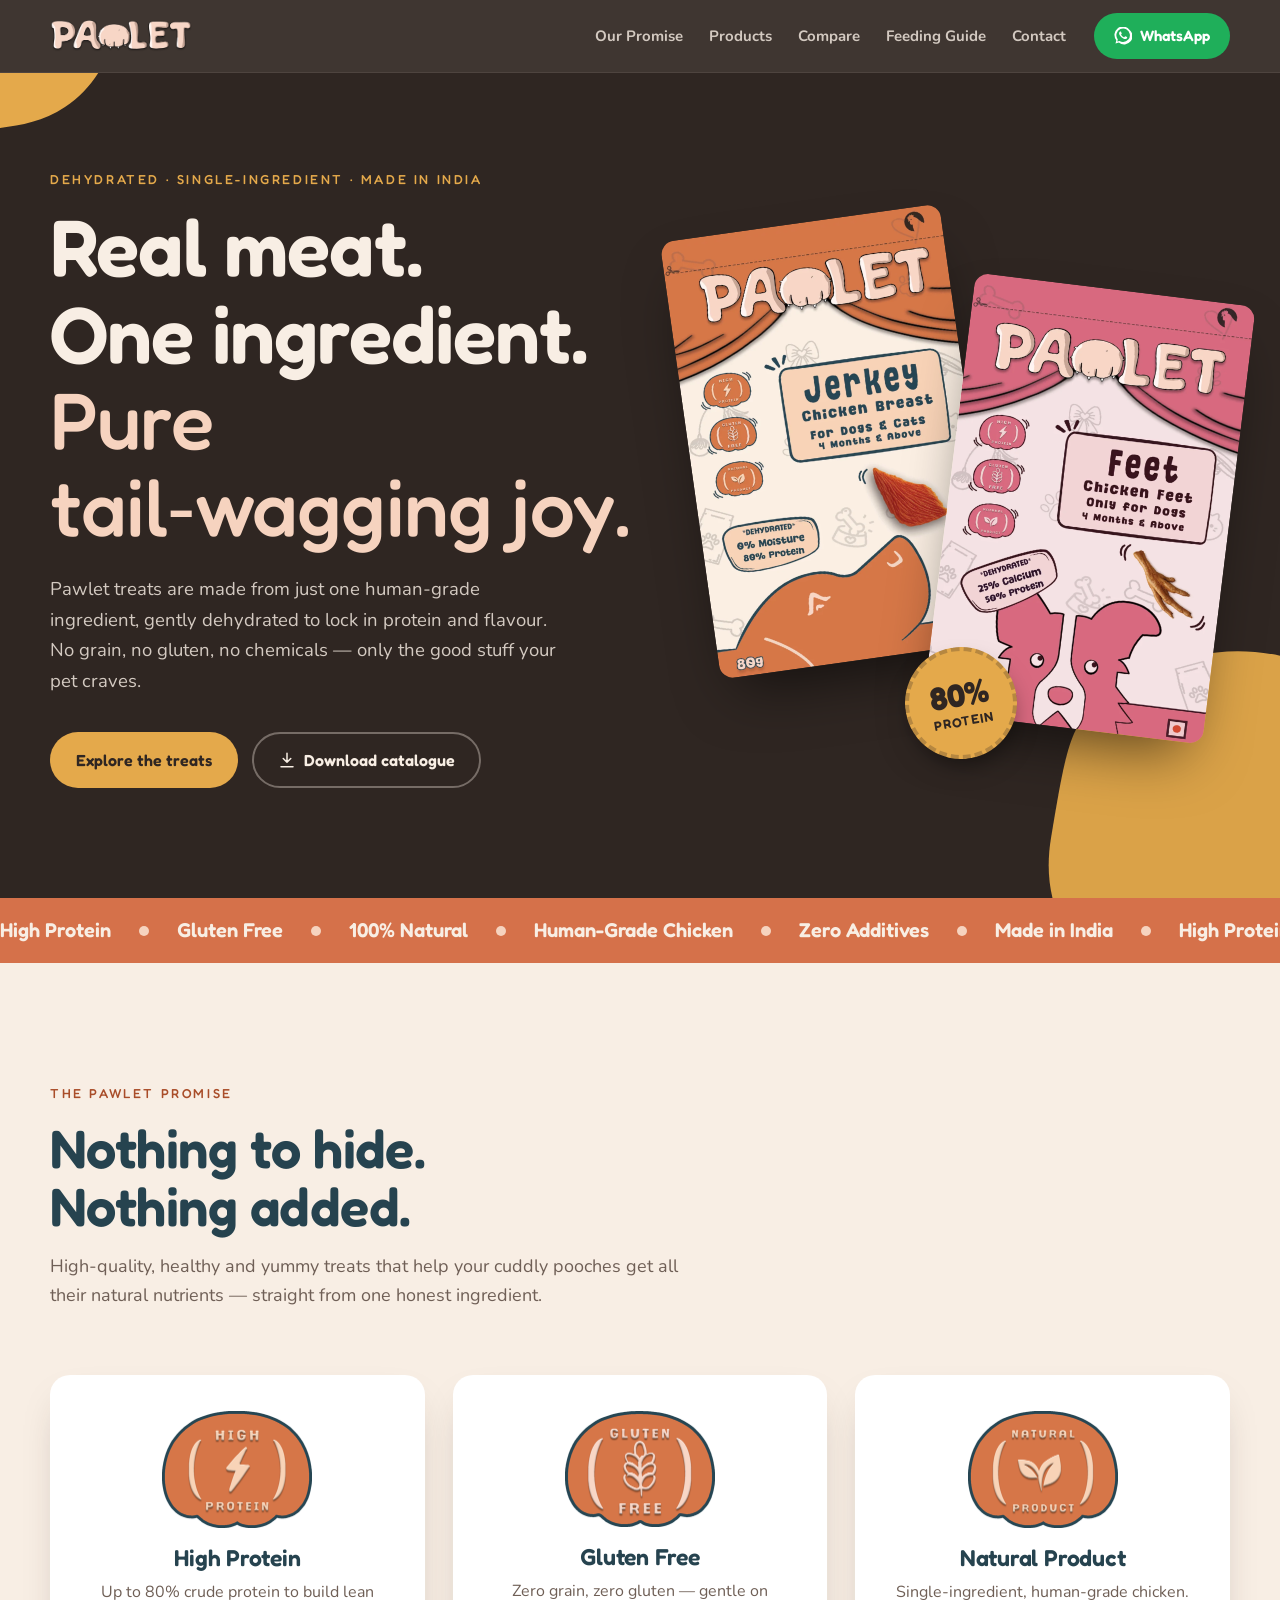
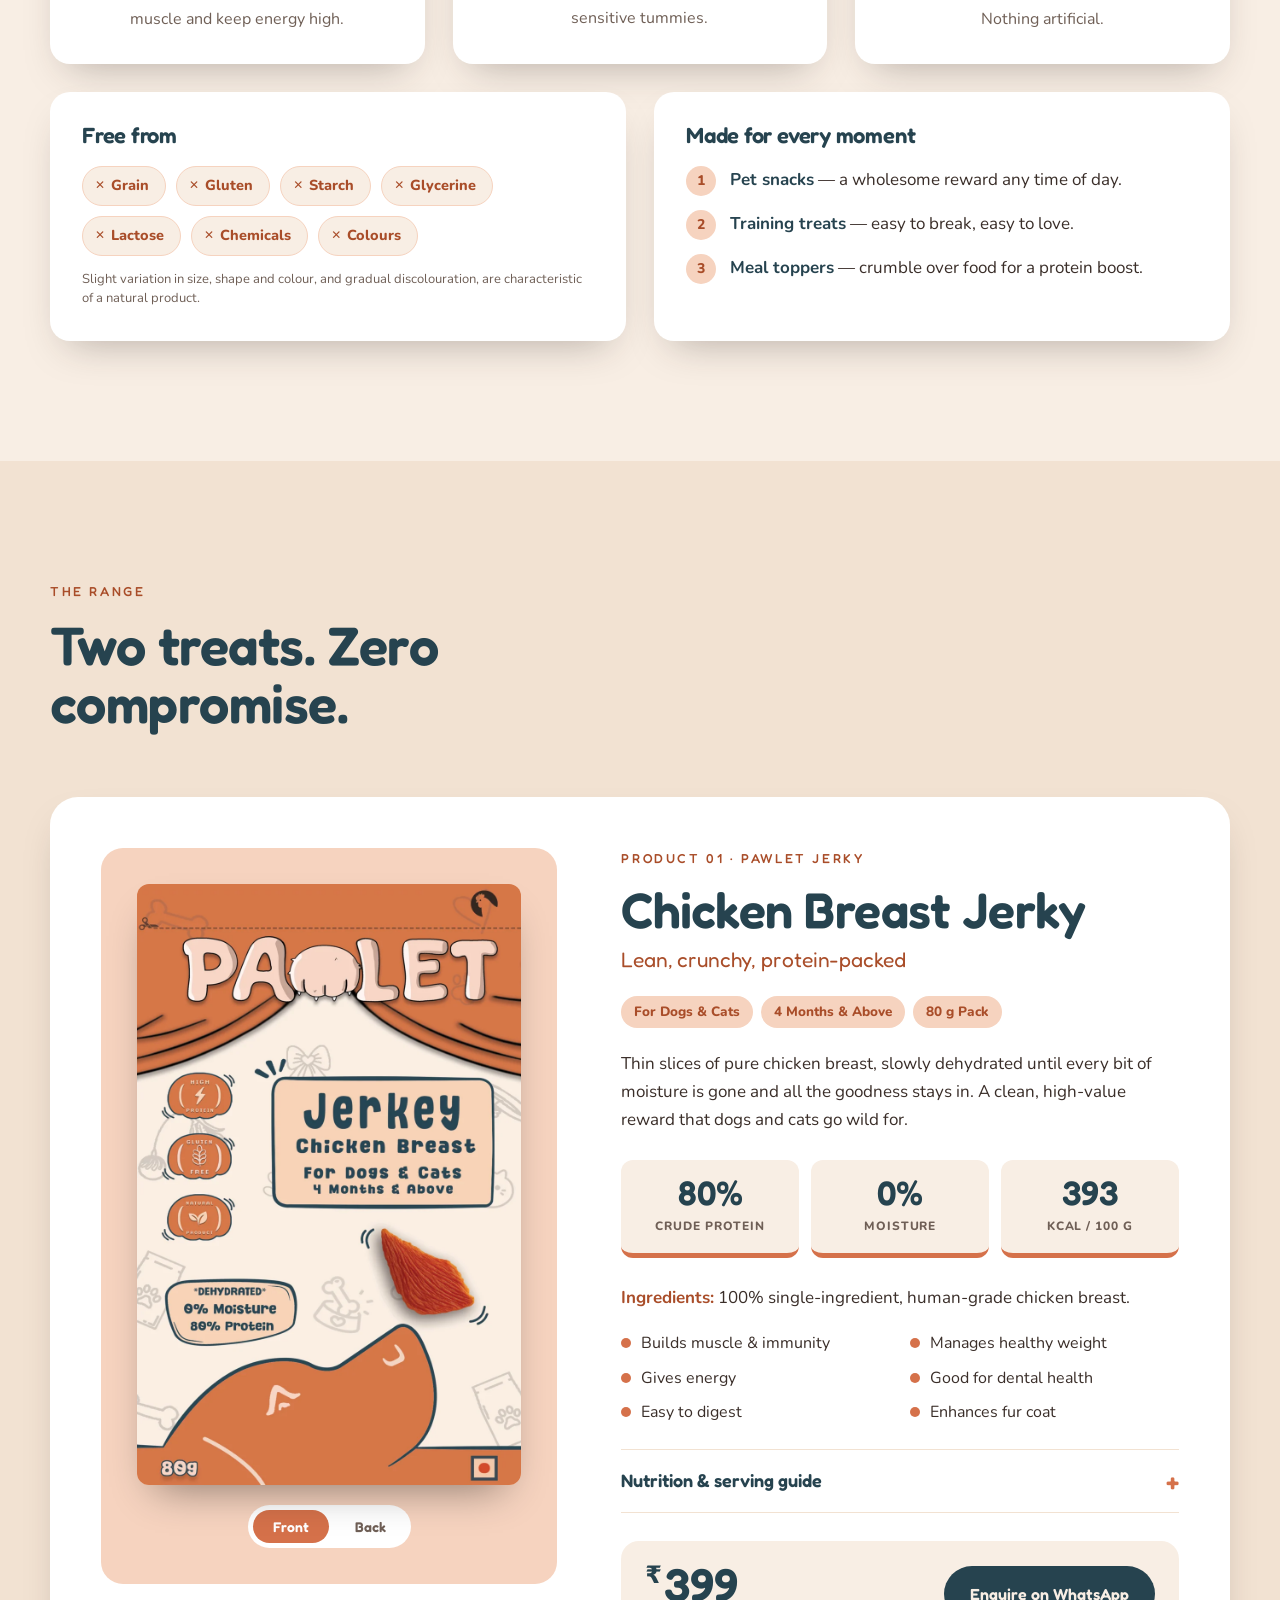
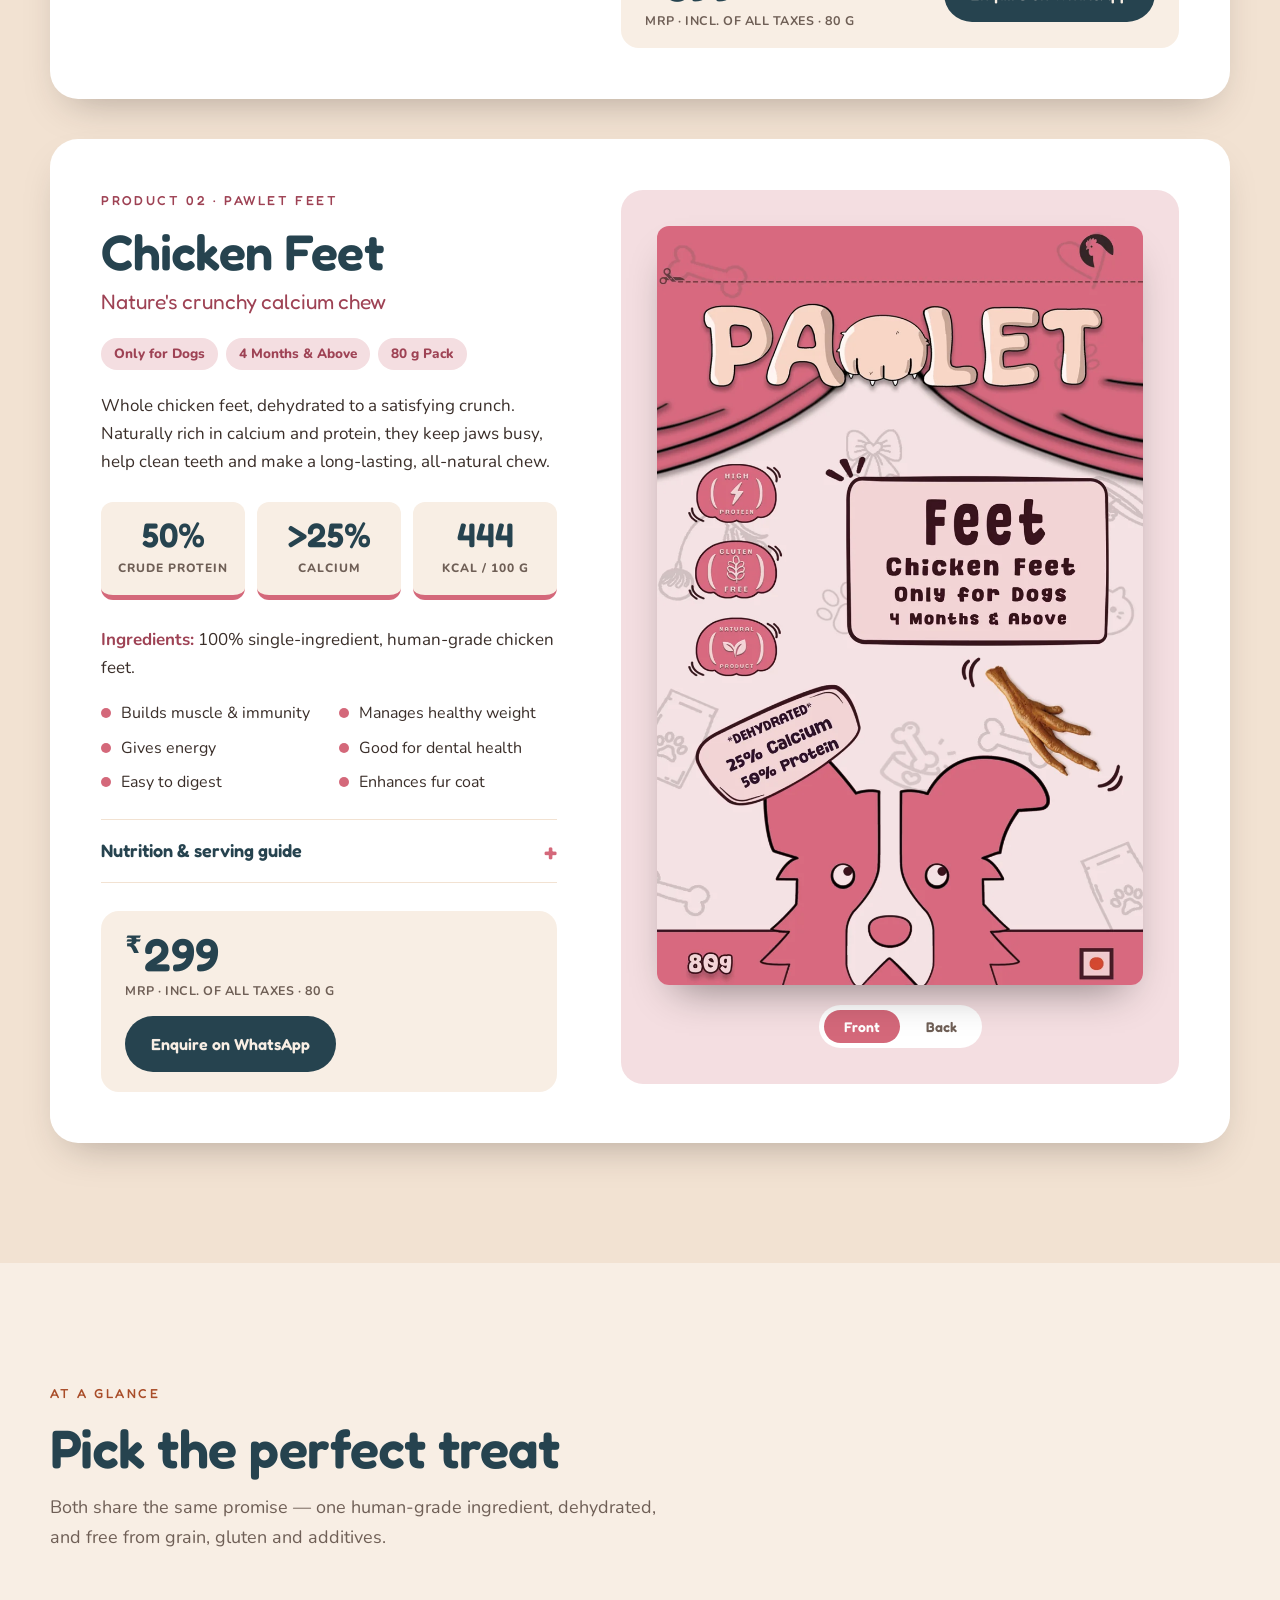
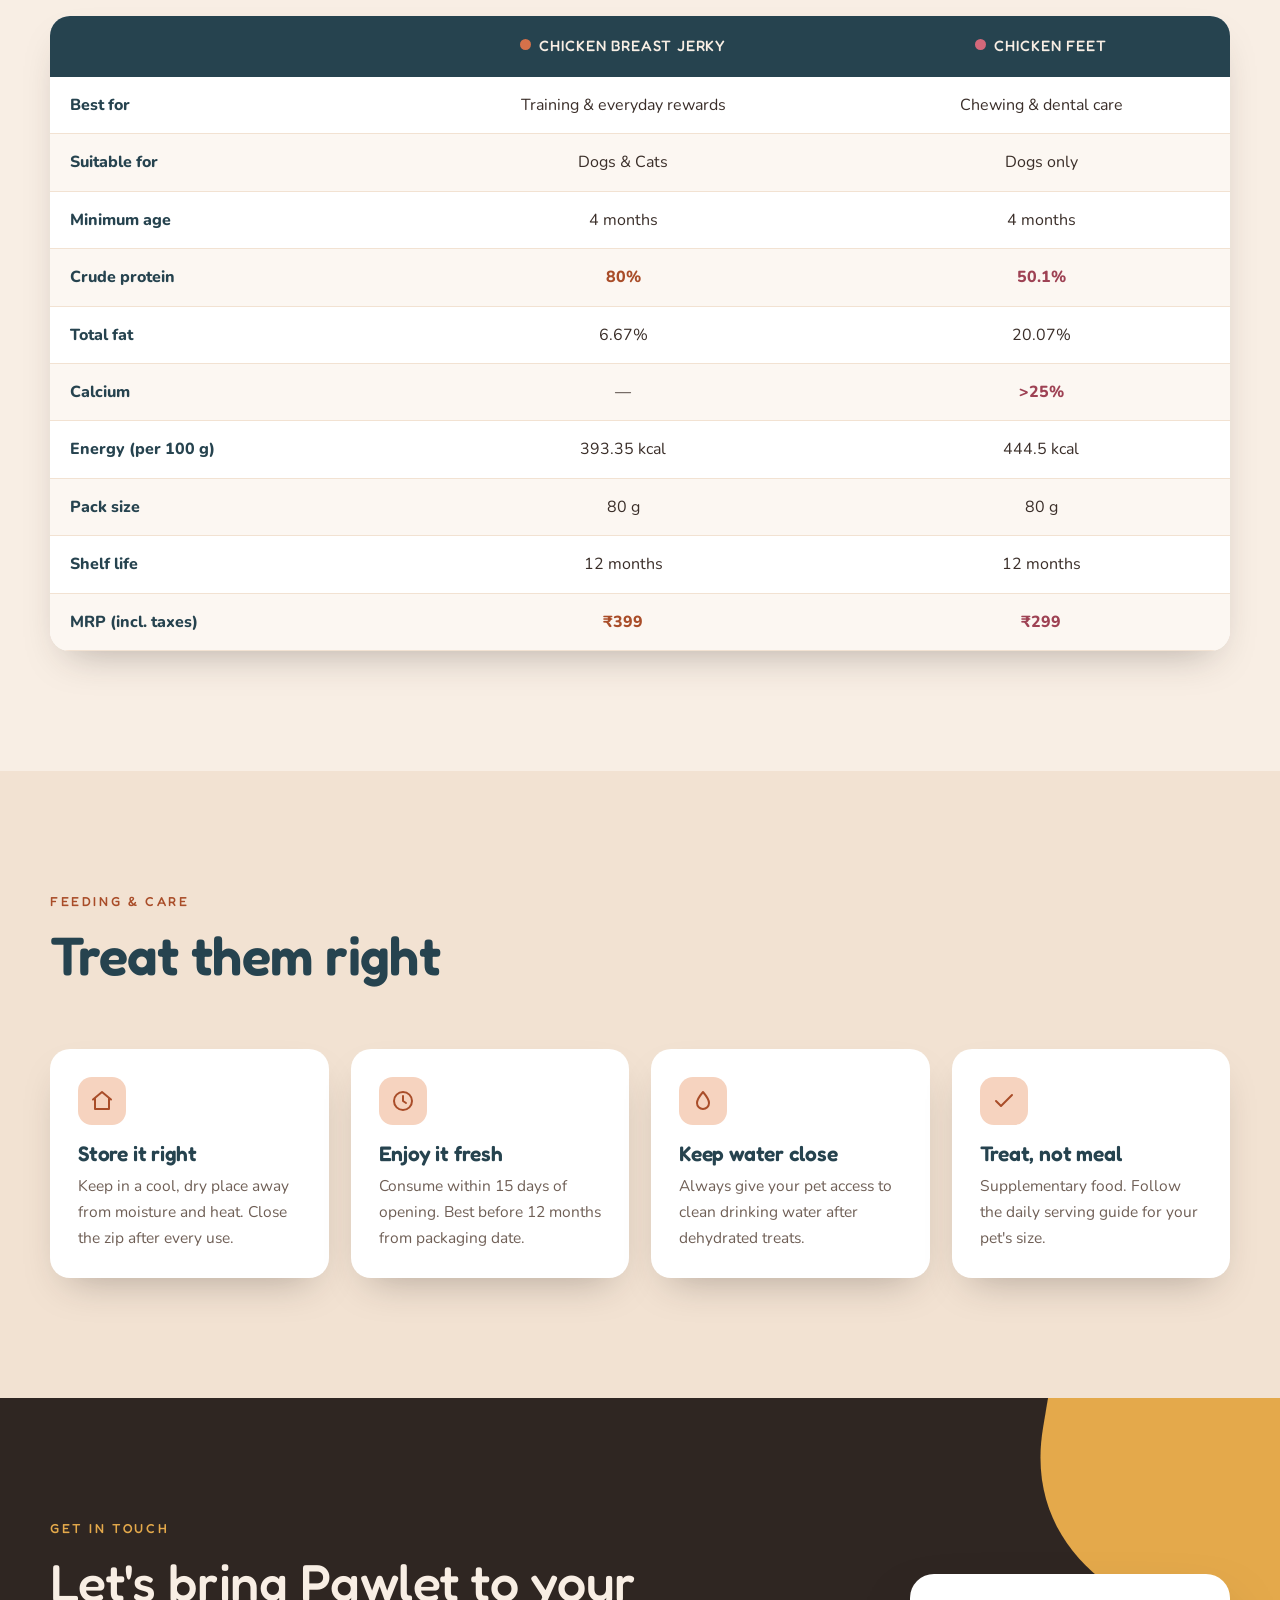
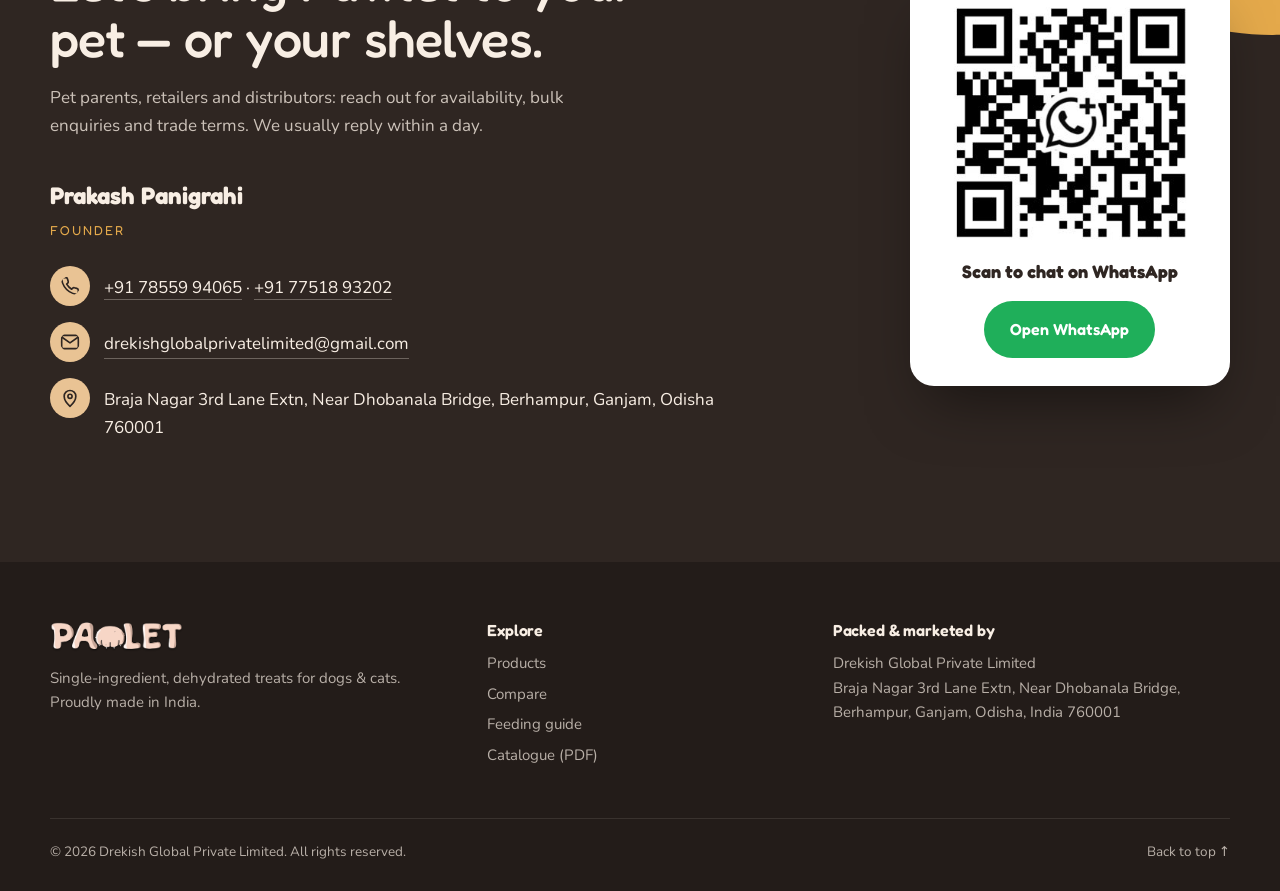
<file: index.html>
<!doctype html>
<html lang="en-IN">
<head>
  <meta charset="utf-8">
  <meta name="viewport" content="width=device-width, initial-scale=1">
  <title>Pawlet | Single-Ingredient Dehydrated Treats for Dogs &amp; Cats</title>
  <meta name="description" content="Pawlet makes 100% single-ingredient, human-grade dehydrated chicken treats for dogs and cats. High protein, gluten free, natural. Chicken Breast Jerky and Chicken Feet, made in India.">
  <link rel="canonical" href="https://www.pawlet.in/">
  <meta name="theme-color" content="#2F2622">

  <meta property="og:type" content="website">
  <meta property="og:site_name" content="Pawlet">
  <meta property="og:title" content="Pawlet | Real meat. One ingredient.">
  <meta property="og:description" content="Single-ingredient, dehydrated chicken treats for dogs & cats. High protein, gluten free, 100% natural.">
  <meta property="og:url" content="https://www.pawlet.in/">
  <meta property="og:image" content="https://www.pawlet.in/assets/img/og-image.jpg">
  <meta property="og:image:width" content="1200">
  <meta property="og:image:height" content="630">
  <meta name="twitter:card" content="summary_large_image">

  <link rel="icon" href="/favicon.ico" sizes="any">
  <link rel="icon" type="image/png" href="assets/img/favicon.png">
  <link rel="apple-touch-icon" href="assets/img/apple-touch-icon.png">

  <link rel="preconnect" href="https://fonts.googleapis.com">
  <link rel="preconnect" href="https://fonts.gstatic.com" crossorigin>
  <link href="https://fonts.googleapis.com/css2?family=Fredoka:wght@400;500;600;700&family=Nunito:wght@400;600;700;800&display=swap" rel="stylesheet">
  <link rel="stylesheet" href="styles.css">
  <script>document.documentElement.classList.add('js')</script>

  <script type="application/ld+json">
  {
    "@context": "https://schema.org",
    "@graph": [
      {
        "@type": "Organization",
        "@id": "https://www.pawlet.in/#org",
        "name": "Pawlet",
        "legalName": "Drekish Global Private Limited",
        "url": "https://www.pawlet.in/",
        "logo": "https://www.pawlet.in/assets/img/logo.png",
        "email": "drekishglobalprivatelimited@gmail.com",
        "telephone": "+91-7855994065",
        "address": {
          "@type": "PostalAddress",
          "streetAddress": "Braja Nagar 3rd Lane Extn, Near Dhobanala Bridge",
          "addressLocality": "Berhampur",
          "addressRegion": "Odisha",
          "postalCode": "760001",
          "addressCountry": "IN"
        }
      },
      {
        "@type": "Product",
        "name": "Pawlet Chicken Breast Jerky",
        "image": "https://www.pawlet.in/assets/img/jerky-front.jpg",
        "description": "100% single-ingredient, human-grade chicken breast, dehydrated. 80% crude protein, 0% moisture. For dogs and cats, 4 months and above. 80 g pack.",
        "brand": { "@id": "https://www.pawlet.in/#org" },
        "weight": { "@type": "QuantitativeValue", "value": 80, "unitCode": "GRM" },
        "offers": { "@type": "Offer", "price": "399", "priceCurrency": "INR", "availability": "https://schema.org/InStock" }
      },
      {
        "@type": "Product",
        "name": "Pawlet Chicken Feet",
        "image": "https://www.pawlet.in/assets/img/feet-front.jpg",
        "description": "100% single-ingredient, human-grade chicken feet, dehydrated. 50.1% crude protein, over 25% calcium. For dogs, 4 months and above. 80 g pack.",
        "brand": { "@id": "https://www.pawlet.in/#org" },
        "weight": { "@type": "QuantitativeValue", "value": 80, "unitCode": "GRM" },
        "offers": { "@type": "Offer", "price": "299", "priceCurrency": "INR", "availability": "https://schema.org/InStock" }
      }
    ]
  }
  </script>
</head>
<body>
  <a class="skip" href="#main">Skip to content</a>

  <!-- ================= NAV ================= -->
  <header class="nav" id="top">
    <div class="wrap nav-inner">
      <a class="brand" href="#top" aria-label="Pawlet home"><img src="assets/img/logo-sm.png" alt="Pawlet" width="140" height="32"></a>
      <nav class="links" id="navlinks" aria-label="Main">
        <a href="#promise">Our Promise</a>
        <a href="#products">Products</a>
        <a href="#compare">Compare</a>
        <a href="#care">Feeding Guide</a>
        <a href="#contact">Contact</a>
      </nav>
      <a class="btn btn-wa nav-cta" href="https://wa.me/917855994065?text=Hi%20Pawlet!%20I%27d%20like%20to%20know%20more%20about%20your%20treats." target="_blank" rel="noopener">
        <svg viewBox="0 0 24 24" aria-hidden="true"><path d="M20.5 3.5A11 11 0 0 0 3.1 17.6L2 22l4.5-1.2A11 11 0 0 0 20.5 3.5zM12 20a8.9 8.9 0 0 1-4.6-1.3l-.3-.2-2.7.7.7-2.6-.2-.3A9 9 0 1 1 12 20zm4.9-6.7c-.3-.1-1.6-.8-1.8-.9s-.4-.1-.6.1-.7.9-.8 1-.3.2-.6.1a7.3 7.3 0 0 1-3.6-3.2c-.3-.5.3-.4.8-1.4.1-.2 0-.3 0-.5l-.8-2c-.2-.5-.4-.4-.6-.4h-.5a1 1 0 0 0-.7.3 3 3 0 0 0-.9 2.2 5.2 5.2 0 0 0 1.1 2.7 11.8 11.8 0 0 0 4.5 4c1.7.7 2.3.8 3.2.6a2.7 2.7 0 0 0 1.8-1.3 2.2 2.2 0 0 0 .1-1.3c0-.1-.2-.2-.5-.3z"/></svg>
        <span>WhatsApp</span>
      </a>
      <button class="menu" id="menu" aria-label="Open menu" aria-expanded="false" aria-controls="navlinks"><span></span><span></span></button>
    </div>
  </header>

  <main id="main">
    <!-- ================= HERO ================= -->
    <section class="hero">
      <svg class="blob b1" viewBox="0 0 200 180" aria-hidden="true"><path d="M20 10c40-20 110-10 140 20s20 70-10 90-60 5-90 30S-10 170-15 120-20 30 20 10z"/></svg>
      <svg class="blob b2" viewBox="0 0 200 200" aria-hidden="true"><path d="M60 20c50-25 120 5 130 60s-30 110-80 110S0 160 10 100 20 40 60 20z"/></svg>
      <div class="wrap hero-grid">
        <div class="hero-copy">
          <p class="eyebrow">Dehydrated · Single-ingredient · Made in India</p>
          <h1>Real meat.<br>One ingredient.<br><span>Pure tail&#8209;wagging joy.</span></h1>
          <p class="lead">Pawlet treats are made from just one human-grade ingredient, gently dehydrated to lock in protein and flavour. No grain, no gluten, no chemicals — only the good stuff your pet craves.</p>
          <div class="hero-ctas">
            <a class="btn btn-primary" href="#products">Explore the treats</a>
            <a class="btn btn-ghost" href="assets/pawlet-catalogue.pdf" download>
              <svg viewBox="0 0 24 24" aria-hidden="true"><path d="M12 3v12m0 0-5-5m5 5 5-5M4 21h16"/></svg>
              Download catalogue
            </a>
          </div>
        </div>
        <div class="hero-packs" aria-hidden="true">
          <picture><source srcset="assets/img/jerky-front.webp" type="image/webp"><img class="pack p1" src="assets/img/jerky-front.jpg" alt="" width="900" height="1408"></picture>
          <picture><source srcset="assets/img/feet-front.webp" type="image/webp"><img class="pack p2" src="assets/img/feet-front.jpg" alt="" width="900" height="1408"></picture>
          <div class="sticker">80%<small>protein</small></div>
        </div>
      </div>
    </section>

    <!-- ================= TICKER ================= -->
    <div class="ticker" aria-hidden="true">
      <div class="ticker-track">
        <span>High Protein</span><i></i><span>Gluten Free</span><i></i><span>100% Natural</span><i></i><span>Human-Grade Chicken</span><i></i><span>Zero Additives</span><i></i><span>Made in India</span><i></i>
        <span>High Protein</span><i></i><span>Gluten Free</span><i></i><span>100% Natural</span><i></i><span>Human-Grade Chicken</span><i></i><span>Zero Additives</span><i></i><span>Made in India</span><i></i>
      </div>
    </div>

    <!-- ================= PROMISE ================= -->
    <section class="section promise" id="promise">
      <div class="wrap">
        <div class="head reveal">
          <p class="eyebrow">The Pawlet Promise</p>
          <h2>Nothing to hide.<br>Nothing added.</h2>
          <p>High-quality, healthy and yummy treats that help your cuddly pooches get all their natural nutrients — straight from one honest ingredient.</p>
        </div>
        <div class="badges">
          <article class="badge reveal"><img src="assets/img/badge-highprotine.png" alt="" width="300" height="236" loading="lazy"><h3>High Protein</h3><p>Up to 80% crude protein to build lean muscle and keep energy high.</p></article>
          <article class="badge reveal"><img src="assets/img/badge-gluten.png" alt="" width="300" height="233" loading="lazy"><h3>Gluten Free</h3><p>Zero grain, zero gluten — gentle on sensitive tummies.</p></article>
          <article class="badge reveal"><img src="assets/img/badge-natural.png" alt="" width="300" height="236" loading="lazy"><h3>Natural Product</h3><p>Single-ingredient, human-grade chicken. Nothing artificial.</p></article>
        </div>
        <div class="promise-row">
          <div class="panel reveal">
            <h3>Free from</h3>
            <ul class="chips">
              <li>Grain</li><li>Gluten</li><li>Starch</li><li>Glycerine</li><li>Lactose</li><li>Chemicals</li><li>Colours</li>
            </ul>
            <p class="fine">Slight variation in size, shape and colour, and gradual discolouration, are characteristic of a natural product.</p>
          </div>
          <div class="panel reveal">
            <h3>Made for every moment</h3>
            <ol class="uses">
              <li><span><b>Pet snacks</b> — a wholesome reward any time of day.</span></li>
              <li><span><b>Training treats</b> — easy to break, easy to love.</span></li>
              <li><span><b>Meal toppers</b> — crumble over food for a protein boost.</span></li>
            </ol>
          </div>
        </div>
      </div>
    </section>

    <!-- ================= PRODUCTS ================= -->
    <section class="section products" id="products">
      <div class="wrap">
        <div class="head reveal">
          <p class="eyebrow">The Range</p>
          <h2>Two treats. Zero compromise.</h2>
        </div>

        <!-- JERKY -->
        <article class="product jerky reveal" id="jerky">
          <div class="product-media">
            <div class="flip" data-flip>
              <picture class="face front"><source srcset="assets/img/jerky-front.webp" type="image/webp"><img src="assets/img/jerky-front.jpg" alt="Pawlet Chicken Breast Jerky pack, front" width="900" height="1408" loading="lazy"></picture>
              <picture class="face back"><source srcset="assets/img/jerky-back.webp" type="image/webp"><img src="assets/img/jerky-back.jpg" alt="Pawlet Chicken Breast Jerky pack, back with ingredients and nutrition" width="900" height="1408" loading="lazy"></picture>
            </div>
            <div class="toggle" role="group" aria-label="Pack view">
              <button type="button" class="on" data-side="front" aria-pressed="true">Front</button>
              <button type="button" data-side="back" aria-pressed="false">Back</button>
            </div>
          </div>
          <div class="product-info">
            <p class="eyebrow">Product 01 · Pawlet Jerky</p>
            <h3>Chicken Breast Jerky</h3>
            <p class="variant">Lean, crunchy, protein-packed</p>
            <ul class="tags"><li>For Dogs &amp; Cats</li><li>4 Months &amp; Above</li><li>80 g Pack</li></ul>
            <p>Thin slices of pure chicken breast, slowly dehydrated until every bit of moisture is gone and all the goodness stays in. A clean, high-value reward that dogs and cats go wild for.</p>
            <div class="stats">
              <div><strong>80%</strong><span>Crude protein</span></div>
              <div><strong>0%</strong><span>Moisture</span></div>
              <div><strong>393</strong><span>kcal / 100 g</span></div>
            </div>
            <p class="ingr"><b>Ingredients:</b> 100% single-ingredient, human-grade chicken breast.</p>
            <ul class="benefits"><li>Builds muscle &amp; immunity</li><li>Manages healthy weight</li><li>Gives energy</li><li>Good for dental health</li><li>Easy to digest</li><li>Enhances fur coat</li></ul>
            <details class="more">
              <summary>Nutrition &amp; serving guide</summary>
              <div class="tables">
                <table><caption>Nutrition per 100 g</caption>
                  <tr><th scope="row">Crude protein</th><td>80%</td></tr><tr><th scope="row">Total fat</th><td>6.67%</td></tr><tr><th scope="row">Total ash</th><td>4%</td></tr><tr><th scope="row">Energy</th><td>1645.77 kJ</td></tr><tr><th scope="row">Energy</th><td>393.35 kcal</td></tr>
                </table>
                <table><caption>Recommended serving per day</caption>
                  <tr><th scope="row">Puppies (4 mo+)</th><td>1–2 pcs</td></tr><tr><th scope="row">Small dogs</th><td>1–2 pcs</td></tr><tr><th scope="row">Medium dogs</th><td>3–4 pcs</td></tr><tr><th scope="row">Large dogs</th><td>5–6 pcs</td></tr><tr><th scope="row">Cats</th><td>1–2 pcs</td></tr>
                </table>
              </div>
              <p class="fine">Values based on random samples and may vary slightly between batches. Supplementary food for dogs &amp; cats only. Safe for puppies and kittens above 4 months.</p>
            </details>
            <div class="price-row">
              <div class="price"><span class="cur">₹</span>399<small>MRP · incl. of all taxes · 80 g</small></div>
              <a class="btn btn-dark" href="https://wa.me/917855994065?text=Hi%20Pawlet!%20I%27m%20interested%20in%20the%20Chicken%20Breast%20Jerky%20(80g)." target="_blank" rel="noopener">Enquire on WhatsApp</a>
            </div>
          </div>
        </article>

        <!-- FEET -->
        <article class="product feet reverse reveal" id="feet">
          <div class="product-media">
            <div class="flip" data-flip>
              <picture class="face front"><source srcset="assets/img/feet-front.webp" type="image/webp"><img src="assets/img/feet-front.jpg" alt="Pawlet Chicken Feet pack, front" width="900" height="1408" loading="lazy"></picture>
              <picture class="face back"><source srcset="assets/img/feet-back.webp" type="image/webp"><img src="assets/img/feet-back.jpg" alt="Pawlet Chicken Feet pack, back with ingredients and nutrition" width="900" height="1408" loading="lazy"></picture>
            </div>
            <div class="toggle" role="group" aria-label="Pack view">
              <button type="button" class="on" data-side="front" aria-pressed="true">Front</button>
              <button type="button" data-side="back" aria-pressed="false">Back</button>
            </div>
          </div>
          <div class="product-info">
            <p class="eyebrow">Product 02 · Pawlet Feet</p>
            <h3>Chicken Feet</h3>
            <p class="variant">Nature's crunchy calcium chew</p>
            <ul class="tags"><li>Only for Dogs</li><li>4 Months &amp; Above</li><li>80 g Pack</li></ul>
            <p>Whole chicken feet, dehydrated to a satisfying crunch. Naturally rich in calcium and protein, they keep jaws busy, help clean teeth and make a long-lasting, all-natural chew.</p>
            <div class="stats">
              <div><strong>50%</strong><span>Crude protein</span></div>
              <div><strong>&gt;25%</strong><span>Calcium</span></div>
              <div><strong>444</strong><span>kcal / 100 g</span></div>
            </div>
            <p class="ingr"><b>Ingredients:</b> 100% single-ingredient, human-grade chicken feet.</p>
            <ul class="benefits"><li>Builds muscle &amp; immunity</li><li>Manages healthy weight</li><li>Gives energy</li><li>Good for dental health</li><li>Easy to digest</li><li>Enhances fur coat</li></ul>
            <details class="more">
              <summary>Nutrition &amp; serving guide</summary>
              <div class="tables">
                <table><caption>Nutrition per 100 g</caption>
                  <tr><th scope="row">Crude protein</th><td>50.1%</td></tr><tr><th scope="row">Total fat</th><td>20.07%</td></tr><tr><th scope="row">Total calcium</th><td>&gt;25%</td></tr><tr><th scope="row">Total fibre</th><td>1.79%</td></tr><tr><th scope="row">Energy</th><td>444.5 kcal</td></tr>
                </table>
                <table><caption>Recommended serving per day</caption>
                  <tr><th scope="row">Puppies (4 mo+)</th><td>1–2 pcs</td></tr><tr><th scope="row">Small dogs</th><td>1–2 pcs</td></tr><tr><th scope="row">Medium dogs</th><td>3–4 pcs</td></tr><tr><th scope="row">Large dogs</th><td>5–6 pcs</td></tr>
                </table>
              </div>
              <p class="fine">Values based on random samples and may vary slightly between batches. Supplementary food for dogs only. Safe for puppies above 4 months.</p>
            </details>
            <div class="price-row">
              <div class="price"><span class="cur">₹</span>299<small>MRP · incl. of all taxes · 80 g</small></div>
              <a class="btn btn-dark" href="https://wa.me/917855994065?text=Hi%20Pawlet!%20I%27m%20interested%20in%20the%20Chicken%20Feet%20(80g)." target="_blank" rel="noopener">Enquire on WhatsApp</a>
            </div>
          </div>
        </article>
      </div>
    </section>

    <!-- ================= COMPARE ================= -->
    <section class="section compare" id="compare">
      <div class="wrap">
        <div class="head reveal">
          <p class="eyebrow">At a Glance</p>
          <h2>Pick the perfect treat</h2>
          <p>Both share the same promise — one human-grade ingredient, dehydrated, and free from grain, gluten and additives.</p>
        </div>
        <div class="table-wrap reveal">
          <table class="cmp">
            <thead><tr><th scope="col"><span class="sr">Attribute</span></th><th scope="col"><i class="sw j"></i>Chicken Breast Jerky</th><th scope="col"><i class="sw f"></i>Chicken Feet</th></tr></thead>
            <tbody>
              <tr><th scope="row">Best for</th><td>Training &amp; everyday rewards</td><td>Chewing &amp; dental care</td></tr>
              <tr><th scope="row">Suitable for</th><td>Dogs &amp; Cats</td><td>Dogs only</td></tr>
              <tr><th scope="row">Minimum age</th><td>4 months</td><td>4 months</td></tr>
              <tr><th scope="row">Crude protein</th><td class="hj">80%</td><td class="hf">50.1%</td></tr>
              <tr><th scope="row">Total fat</th><td>6.67%</td><td>20.07%</td></tr>
              <tr><th scope="row">Calcium</th><td>—</td><td class="hf">&gt;25%</td></tr>
              <tr><th scope="row">Energy (per 100 g)</th><td>393.35 kcal</td><td>444.5 kcal</td></tr>
              <tr><th scope="row">Pack size</th><td>80 g</td><td>80 g</td></tr>
              <tr><th scope="row">Shelf life</th><td>12 months</td><td>12 months</td></tr>
              <tr><th scope="row">MRP (incl. taxes)</th><td class="hj">₹399</td><td class="hf">₹299</td></tr>
            </tbody>
          </table>
        </div>
      </div>
    </section>

    <!-- ================= CARE ================= -->
    <section class="section care" id="care">
      <div class="wrap">
        <div class="head reveal">
          <p class="eyebrow">Feeding &amp; Care</p>
          <h2>Treat them right</h2>
        </div>
        <div class="care-grid">
          <article class="reveal"><div class="ic"><svg viewBox="0 0 24 24" aria-hidden="true"><path d="M3 10.5 12 3l9 7.5M5 9v11h14V9"/></svg></div><h3>Store it right</h3><p>Keep in a cool, dry place away from moisture and heat. Close the zip after every use.</p></article>
          <article class="reveal"><div class="ic"><svg viewBox="0 0 24 24" aria-hidden="true"><circle cx="12" cy="12" r="9"/><path d="M12 7v5l3 2"/></svg></div><h3>Enjoy it fresh</h3><p>Consume within 15 days of opening. Best before 12 months from packaging date.</p></article>
          <article class="reveal"><div class="ic"><svg viewBox="0 0 24 24" aria-hidden="true"><path d="M12 3s6 7 6 11a6 6 0 0 1-12 0c0-4 6-11 6-11z"/></svg></div><h3>Keep water close</h3><p>Always give your pet access to clean drinking water after dehydrated treats.</p></article>
          <article class="reveal"><div class="ic"><svg viewBox="0 0 24 24" aria-hidden="true"><path d="M20 6 9 17l-5-5"/></svg></div><h3>Treat, not meal</h3><p>Supplementary food. Follow the daily serving guide for your pet's size.</p></article>
        </div>
      </div>
    </section>

    <!-- ================= CONTACT ================= -->
    <section class="contact" id="contact">
      <svg class="blob b3" viewBox="0 0 200 200" aria-hidden="true"><path d="M60 20c50-25 120 5 130 60s-30 110-80 110S0 160 10 100 20 40 60 20z"/></svg>
      <div class="wrap contact-grid">
        <div class="reveal">
          <p class="eyebrow">Get in touch</p>
          <h2>Let's bring Pawlet to your pet — or your shelves.</h2>
          <p class="lead">Pet parents, retailers and distributors: reach out for availability, bulk enquiries and trade terms. We usually reply within a day.</p>
          <div class="person"><strong>Prakash Panigrahi</strong><span>Founder</span></div>
          <ul class="contact-list">
            <li><svg viewBox="0 0 24 24" aria-hidden="true"><path d="M22 16.9v3a2 2 0 0 1-2.2 2 19.8 19.8 0 0 1-8.6-3.1 19.5 19.5 0 0 1-6-6A19.8 19.8 0 0 1 2.1 4.2 2 2 0 0 1 4.1 2h3a2 2 0 0 1 2 1.7c.1.9.4 1.8.7 2.7a2 2 0 0 1-.5 2.1L8 9.8a16 16 0 0 0 6 6l1.3-1.3a2 2 0 0 1 2.1-.4c.9.3 1.8.6 2.7.7a2 2 0 0 1 1.7 2z"/></svg><span><a href="tel:+917855994065">+91 78559 94065</a> · <a href="tel:+917751893202">+91 77518 93202</a></span></li>
            <li><svg viewBox="0 0 24 24" aria-hidden="true"><rect x="2" y="4" width="20" height="16" rx="2"/><path d="m22 6-10 7L2 6"/></svg><a href="mailto:drekishglobalprivatelimited@gmail.com">drekishglobalprivatelimited@gmail.com</a></li>
            <li><svg viewBox="0 0 24 24" aria-hidden="true"><path d="M12 22s7-6.2 7-12a7 7 0 0 0-14 0c0 5.8 7 12 7 12z"/><circle cx="12" cy="10" r="2.5"/></svg><span>Braja Nagar 3rd Lane Extn, Near Dhobanala Bridge, Berhampur, Ganjam, Odisha 760001</span></li>
          </ul>
        </div>
        <div class="qr-card reveal">
          <img src="assets/img/whatsapp-qr.png" alt="WhatsApp QR code for Pawlet" width="314" height="314" loading="lazy">
          <strong>Scan to chat on WhatsApp</strong>
          <a class="btn btn-wa" href="https://wa.me/917855994065?text=Hi%20Pawlet!" target="_blank" rel="noopener">Open WhatsApp</a>
        </div>
      </div>
    </section>
  </main>

  <!-- ================= FOOTER ================= -->
  <footer class="footer">
    <div class="wrap footer-grid">
      <div>
        <img src="assets/img/logo-sm.png" alt="Pawlet" width="140" height="32" loading="lazy">
        <p>Single-ingredient, dehydrated treats for dogs &amp; cats. Proudly made in India.</p>
      </div>
      <div>
        <h4>Explore</h4>
        <a href="#products">Products</a><a href="#compare">Compare</a><a href="#care">Feeding guide</a><a href="assets/pawlet-catalogue.pdf" download>Catalogue (PDF)</a>
      </div>
      <div>
        <h4>Packed &amp; marketed by</h4>
        <p>Drekish Global Private Limited<br>Braja Nagar 3rd Lane Extn, Near Dhobanala Bridge, Berhampur, Ganjam, Odisha, India 760001</p>
      </div>
    </div>
    <div class="wrap footer-base">
      <span>© <span id="year">2026</span> Drekish Global Private Limited. All rights reserved.</span>
      <a href="#top">Back to top ↑</a>
    </div>
  </footer>

  <script src="script.js" defer></script>
</body>
</html>
</file>
<file: styles.css>
/* ============ Tokens ============ */
:root {
  --espresso: #2F2622;
  --espresso-2: #3A302B;
  --cream: #F8EEE4;
  --cream-2: #F2E2D2;
  --peach: #F6D3BF;
  --terra: #D5714A;
  --terra-d: #A94D29;
  --rose: #D4687A;
  --rose-d: #9E4254;
  --rose-l: #F4DEE1;
  --navy: #26434F;
  --mustard: #E4A94B;
  --rust: #B9582F;
  --ink: #3A2E29;
  --muted: #6F5F56;
  --white: #fff;
  --wa: #1FAF5A;

  --radius: 20px;
  --radius-sm: 12px;
  --shadow: 0 18px 40px -18px rgba(47, 38, 34, .35);
  --wrap: 1180px;
  --display: 'Fredoka', system-ui, sans-serif;
  --body: 'Nunito', system-ui, sans-serif;
}

/* ============ Base ============ */
*, *::before, *::after { box-sizing: border-box; }
html { scroll-behavior: smooth; scroll-padding-top: 84px; }
body {
  margin: 0;
  font-family: var(--body);
  font-size: 17px;
  line-height: 1.65;
  color: var(--ink);
  background: var(--cream);
  -webkit-font-smoothing: antialiased;
  overflow-x: hidden;
}
img { max-width: 100%; height: auto; display: block; }
a { color: inherit; }
h1, h2, h3, h4 { font-family: var(--display); font-weight: 600; line-height: 1.08; margin: 0; letter-spacing: -.01em; }
p { margin: 0; }
ul, ol { margin: 0; padding: 0; list-style: none; }
:focus-visible { outline: 3px solid var(--mustard); outline-offset: 3px; border-radius: 6px; }
.sr { position: absolute; width: 1px; height: 1px; overflow: hidden; clip: rect(0 0 0 0); }
.skip { position: absolute; left: 16px; top: -60px; background: var(--mustard); color: var(--espresso); padding: 10px 16px; border-radius: 10px; z-index: 100; font-weight: 800; }
.skip:focus { top: 12px; }

.wrap { width: min(var(--wrap), 100% - 32px); margin-inline: auto; }
.eyebrow {
  font-family: var(--display);
  font-weight: 500;
  font-size: 13px;
  letter-spacing: .2em;
  text-transform: uppercase;
  color: var(--terra-d);
  margin-bottom: 14px;
}
.section { padding: clamp(72px, 10vw, 120px) 0; }
.head { max-width: 640px; margin-bottom: clamp(40px, 6vw, 64px); }
.head h2 { font-size: clamp(34px, 5vw, 54px); color: var(--navy); }
.head p:not(.eyebrow) { margin-top: 16px; color: var(--muted); font-size: 18px; }
.fine { font-size: 13px; color: var(--muted); line-height: 1.5; margin-top: 14px; }

/* ============ Buttons ============ */
.btn {
  display: inline-flex; align-items: center; justify-content: center; gap: 8px;
  font-family: var(--display); font-weight: 600; font-size: 16px;
  padding: 13px 24px; border-radius: 999px; text-decoration: none;
  border: 2px solid transparent; transition: transform .2s, background .2s, color .2s, border-color .2s;
  cursor: pointer; white-space: nowrap;
}
.btn:hover { transform: translateY(-2px); }
.btn svg { width: 18px; height: 18px; }
.btn-primary { background: var(--mustard); color: var(--espresso); }
.btn-primary:hover { background: #F0B95C; }
.btn-ghost { border-color: rgba(248, 238, 228, .35); color: var(--cream); }
.btn-ghost svg { fill: none; stroke: currentColor; stroke-width: 2; stroke-linecap: round; stroke-linejoin: round; }
.btn-ghost:hover { border-color: var(--cream); }
.btn-dark { background: var(--navy); color: var(--cream); }
.btn-dark:hover { background: #1C343E; }
.btn-wa { background: var(--wa); color: #fff; }
.btn-wa svg { fill: currentColor; }
.btn-wa:hover { background: #179A4D; }

/* ============ Nav ============ */
.nav {
  position: sticky; top: 0; z-index: 50;
  background: rgba(47, 38, 34, .92);
  backdrop-filter: blur(10px);
  -webkit-backdrop-filter: blur(10px);
  border-bottom: 1px solid rgba(248, 238, 228, .08);
}
.nav-inner { display: flex; align-items: center; gap: 28px; height: 72px; }
.brand img { height: 32px; width: auto; }
.links { display: flex; gap: 26px; margin-left: auto; }
.links a { color: var(--cream); text-decoration: none; font-weight: 700; font-size: 15px; opacity: .8; transition: opacity .2s; }
.links a:hover { opacity: 1; }
.nav-cta { padding: 9px 18px; font-size: 15px; }
.menu { display: none; background: none; border: 0; width: 44px; height: 44px; cursor: pointer; position: relative; margin-left: auto; }
.menu span { position: absolute; left: 11px; right: 11px; height: 2px; background: var(--cream); border-radius: 2px; transition: transform .25s, top .25s; }
.menu span:first-child { top: 17px; }
.menu span:last-child { top: 25px; }
.menu[aria-expanded="true"] span:first-child { top: 21px; transform: rotate(45deg); }
.menu[aria-expanded="true"] span:last-child { top: 21px; transform: rotate(-45deg); }

/* ============ Hero ============ */
.hero { background: var(--espresso); color: var(--cream); position: relative; overflow: hidden; padding: clamp(56px, 8vw, 96px) 0 clamp(72px, 9vw, 110px); }
.blob { position: absolute; fill: var(--mustard); pointer-events: none; }
.hero .b1 { width: 340px; left: -190px; top: -170px; }
.hero .b2 { width: 420px; right: -170px; bottom: -150px; opacity: .95; }
.hero-grid { display: grid; grid-template-columns: 1.05fr .95fr; gap: 40px; align-items: center; position: relative; }
.hero .eyebrow { color: var(--mustard); }
.hero h1 { font-size: clamp(44px, 6.4vw, 80px); font-weight: 600; }
.hero h1 span { color: var(--peach); font-weight: 500; }
.hero .lead { margin-top: 24px; font-size: 18.5px; max-width: 520px; color: rgba(248, 238, 228, .82); }
.hero-ctas { display: flex; flex-wrap: wrap; gap: 14px; margin-top: 36px; }
.hero-packs { position: relative; height: clamp(380px, 44vw, 560px); }
.hero-packs .pack { position: absolute; width: 52%; border-radius: 14px; box-shadow: 0 30px 60px -20px rgba(0, 0, 0, .6); }
.hero-packs .p1 { left: 0; top: 4%; transform: rotate(-8deg); animation: float1 7s ease-in-out infinite; }
.hero-packs .p2 { right: 0; top: 16%; transform: rotate(7deg); animation: float2 7s ease-in-out infinite; }
.sticker {
  position: absolute; left: 40%; bottom: 0; width: 112px; height: 112px; border-radius: 50%;
  background: var(--mustard); color: var(--espresso); display: grid; place-content: center; text-align: center;
  font-family: var(--display); font-weight: 700; font-size: 32px; line-height: 1; transform: rotate(-10deg);
  box-shadow: 0 12px 24px -8px rgba(0, 0, 0, .5); border: 4px dashed rgba(47, 38, 34, .25);
}
.sticker small { font-size: 13px; font-weight: 600; letter-spacing: .1em; text-transform: uppercase; margin-top: 4px; }
@keyframes float1 { 50% { transform: rotate(-6deg) translateY(-12px); } }
@keyframes float2 { 50% { transform: rotate(9deg) translateY(-8px); } }

/* ============ Ticker ============ */
.ticker { background: var(--terra); color: var(--cream); overflow: hidden; padding: 16px 0; }
.ticker-track { display: flex; align-items: center; gap: 28px; width: max-content; animation: tick 32s linear infinite; }
.ticker span { font-family: var(--display); font-weight: 600; font-size: 20px; white-space: nowrap; }
.ticker i { width: 10px; height: 10px; border-radius: 50%; background: var(--peach); flex: none; }
@keyframes tick { to { transform: translateX(-50%); } }

/* ============ Promise ============ */
.badges { display: grid; grid-template-columns: repeat(3, 1fr); gap: 28px; }
.badge { background: var(--white); border-radius: var(--radius); padding: 36px 28px 32px; text-align: center; box-shadow: var(--shadow); }
.badge img { width: 150px; margin: 0 auto 18px; }
.badge h3 { font-size: 23px; color: var(--navy); }
.badge p { margin-top: 8px; color: var(--muted); font-size: 16px; }
.promise-row { display: grid; grid-template-columns: 1fr 1fr; gap: 28px; margin-top: 28px; }
.panel { background: var(--white); border-radius: var(--radius); padding: 32px; box-shadow: var(--shadow); }
.panel h3 { font-size: 22px; color: var(--navy); margin-bottom: 18px; }
.chips { display: flex; flex-wrap: wrap; gap: 10px; }
.chips li { font-weight: 800; font-size: 14.5px; padding: 7px 16px 7px 12px; border-radius: 999px; background: var(--cream); color: var(--terra-d); border: 1.5px solid var(--peach); display: flex; align-items: center; gap: 6px; }
.chips li::before { content: "✕"; font-size: 12px; }
.uses { counter-reset: u; display: grid; gap: 14px; }
.uses li { counter-increment: u; display: flex; gap: 14px; align-items: flex-start; }
.uses li::before { content: counter(u); flex: none; width: 30px; height: 30px; border-radius: 50%; background: var(--peach); color: var(--terra-d); display: grid; place-items: center; font-weight: 800; font-size: 14px; }
.uses b { color: var(--navy); }

/* ============ Products ============ */
.products { background: var(--cream-2); }
.product {
  --acc: var(--terra); --acc-d: var(--terra-d); --acc-l: var(--peach);
  display: grid; grid-template-columns: .9fr 1.1fr; gap: clamp(32px, 5vw, 72px); align-items: start;
  background: var(--white); border-radius: 28px; padding: clamp(24px, 4vw, 56px); box-shadow: var(--shadow);
}
.product + .product { margin-top: 40px; }
.product.feet { --acc: var(--rose); --acc-d: var(--rose-d); --acc-l: var(--rose-l); }
.product.reverse .product-media { order: 2; }
.product-media { position: sticky; top: 100px; background: var(--acc-l); border-radius: 22px; padding: clamp(20px, 3vw, 36px); }
.flip { position: relative; aspect-ratio: 900 / 1408; perspective: 1600px; }
.flip .face { position: absolute; inset: 0; backface-visibility: hidden; -webkit-backface-visibility: hidden; transition: transform .7s cubic-bezier(.2, .7, .2, 1); }
.flip .face img { width: 100%; height: 100%; object-fit: cover; border-radius: 12px; box-shadow: 0 20px 40px -18px rgba(0, 0, 0, .45); }
.flip .back { transform: rotateY(180deg); }
.flip.is-back .front { transform: rotateY(-180deg); }
.flip.is-back .back { transform: rotateY(0); }
.toggle { display: flex; justify-content: center; gap: 6px; margin-top: 20px; background: var(--white); border-radius: 999px; padding: 5px; width: max-content; margin-inline: auto; }
.toggle button { font: 600 14px var(--display); border: 0; background: none; padding: 8px 20px; border-radius: 999px; cursor: pointer; color: var(--muted); }
.toggle button.on { background: var(--acc); color: #fff; }
.product-info .eyebrow { color: var(--acc-d); }
.product-info h3 { font-size: clamp(34px, 4.4vw, 50px); color: var(--navy); }
.variant { font-family: var(--display); font-size: 21px; color: var(--acc-d); margin-top: 6px; }
.tags { display: flex; flex-wrap: wrap; gap: 8px; margin: 18px 0 22px; }
.tags li { font-weight: 800; font-size: 13.5px; padding: 5px 13px; border-radius: 999px; background: var(--acc-l); color: var(--acc-d); }
.product-info > p:not(.eyebrow):not(.variant) { color: var(--ink); }
.stats { display: grid; grid-template-columns: repeat(3, 1fr); gap: 12px; margin: 26px 0; }
.stats div { background: var(--cream); border-radius: var(--radius-sm); padding: 16px 10px; text-align: center; border-bottom: 5px solid var(--acc); }
.stats strong { display: block; font-family: var(--display); font-size: clamp(26px, 3vw, 34px); font-weight: 600; color: var(--navy); line-height: 1; }
.stats span { display: block; font-size: 12px; font-weight: 800; letter-spacing: .08em; text-transform: uppercase; color: var(--muted); margin-top: 7px; }
.ingr b { color: var(--acc-d); }
.benefits { display: grid; grid-template-columns: 1fr 1fr; gap: 8px 20px; margin-top: 18px; }
.benefits li { display: flex; align-items: center; gap: 10px; font-size: 16px; }
.benefits li::before { content: ""; width: 10px; height: 10px; border-radius: 50%; background: var(--acc); flex: none; }
.more { margin-top: 24px; border-top: 1.5px solid var(--cream-2); border-bottom: 1.5px solid var(--cream-2); }
.more summary { cursor: pointer; list-style: none; font-family: var(--display); font-weight: 600; font-size: 18px; color: var(--navy); padding: 16px 0; display: flex; justify-content: space-between; align-items: center; }
.more summary::-webkit-details-marker { display: none; }
.more summary::after { content: "+"; font-size: 26px; color: var(--acc); transition: transform .25s; line-height: 1; }
.more[open] summary::after { transform: rotate(45deg); }
.more[open] { padding-bottom: 18px; }
.tables { display: grid; grid-template-columns: 1fr 1fr; gap: 20px; }
.tables table { width: 100%; border-collapse: collapse; font-size: 15px; }
.tables caption { text-align: left; font-family: var(--display); font-weight: 500; font-size: 13px; letter-spacing: .08em; text-transform: uppercase; color: #fff; background: var(--acc); padding: 8px 12px; border-radius: 10px 10px 0 0; }
.tables th, .tables td { padding: 8px 12px; border-bottom: 1px solid var(--cream-2); }
.tables th { text-align: left; font-weight: 600; }
.tables td { text-align: right; font-weight: 800; color: var(--navy); }
.tables tr:nth-child(even) { background: #FCF7F2; }
.price-row { display: flex; flex-wrap: wrap; align-items: center; justify-content: space-between; gap: 18px; margin-top: 28px; padding: 20px 24px; background: var(--cream); border-radius: 18px; }
.price { font-family: var(--display); font-weight: 600; font-size: 46px; color: var(--navy); line-height: 1; }
.price .cur { font-size: 24px; vertical-align: 18px; margin-right: 2px; }
.price small { display: block; font-family: var(--body); font-size: 12.5px; font-weight: 700; letter-spacing: .04em; color: var(--muted); margin-top: 8px; text-transform: uppercase; }

/* ============ Compare ============ */
.table-wrap { overflow-x: auto; border-radius: var(--radius); box-shadow: var(--shadow); background: var(--white); }
.cmp { width: 100%; border-collapse: collapse; min-width: 560px; font-size: 16px; }
.cmp thead th { background: var(--navy); color: var(--cream); font-family: var(--display); font-weight: 500; font-size: 15px; letter-spacing: .06em; text-transform: uppercase; padding: 18px 20px; text-align: center; }
.cmp thead th:first-child { text-align: left; }
.cmp tbody th { text-align: left; color: var(--navy); font-weight: 800; padding: 15px 20px; }
.cmp td { text-align: center; padding: 15px 20px; }
.cmp tbody tr { border-bottom: 1px solid var(--cream-2); }
.cmp tbody tr:nth-child(even) { background: #FCF7F2; }
.cmp .hj { color: var(--terra-d); font-weight: 800; }
.cmp .hf { color: var(--rose-d); font-weight: 800; }
.sw { display: inline-block; width: 11px; height: 11px; border-radius: 50%; margin-right: 8px; vertical-align: 1px; }
.sw.j { background: var(--terra); }
.sw.f { background: var(--rose); }

/* ============ Care ============ */
.care { background: var(--cream-2); }
.care-grid { display: grid; grid-template-columns: repeat(4, 1fr); gap: 22px; }
.care-grid article { background: var(--white); border-radius: var(--radius); padding: 28px; box-shadow: var(--shadow); }
.ic { width: 48px; height: 48px; border-radius: 14px; background: var(--peach); display: grid; place-items: center; margin-bottom: 18px; }
.ic svg { width: 24px; height: 24px; fill: none; stroke: var(--terra-d); stroke-width: 2; stroke-linecap: round; stroke-linejoin: round; }
.care-grid h3 { font-size: 21px; color: var(--navy); margin-bottom: 8px; }
.care-grid p { font-size: 15.5px; color: var(--muted); }

/* ============ Contact ============ */
.contact { background: var(--espresso); color: var(--cream); position: relative; overflow: hidden; padding: clamp(72px, 10vw, 120px) 0; }
.contact .b3 { width: 460px; right: -200px; top: -200px; }
.contact-grid { display: grid; grid-template-columns: 1.4fr .8fr; gap: 56px; align-items: center; position: relative; }
.contact .eyebrow { color: var(--mustard); }
.contact h2 { font-size: clamp(34px, 4.6vw, 52px); font-weight: 500; max-width: 640px; }
.contact .lead { margin-top: 18px; color: rgba(248, 238, 228, .78); max-width: 560px; }
.person { margin-top: 36px; }
.person strong { display: block; font-family: var(--display); font-size: 24px; }
.person span { color: var(--mustard); font-family: var(--display); letter-spacing: .15em; text-transform: uppercase; font-size: 13px; }
.contact-list { margin-top: 22px; display: grid; gap: 16px; }
.contact-list li { display: flex; gap: 14px; align-items: flex-start; }
.contact-list svg { flex: none; width: 40px; height: 40px; padding: 10px; border-radius: 50%; background: #E9C394; fill: none; stroke: var(--espresso); stroke-width: 2; stroke-linecap: round; stroke-linejoin: round; }
.contact-list li > span, .contact-list li > a { padding-top: 8px; word-break: break-word; }
.contact-list a { text-decoration: none; border-bottom: 1px solid rgba(248, 238, 228, .3); }
.contact-list a:hover { border-color: var(--mustard); }
.qr-card { background: var(--white); color: var(--espresso); border-radius: 24px; padding: 28px; text-align: center; box-shadow: 0 30px 60px -20px rgba(0, 0, 0, .5); max-width: 320px; justify-self: end; width: 100%; }
.qr-card img { width: 100%; max-width: 240px; margin: 0 auto; }
.qr-card strong { display: block; font-family: var(--display); font-size: 18px; margin: 16px 0 14px; }

/* ============ Footer ============ */
.footer { background: #231C19; color: rgba(248, 238, 228, .7); padding: 60px 0 28px; font-size: 15px; }
.footer-grid { display: grid; grid-template-columns: 1.3fr 1fr 1.3fr; gap: 40px; }
.footer img { height: 30px; width: auto; margin-bottom: 14px; }
.footer h4 { color: var(--cream); font-size: 16px; margin-bottom: 12px; }
.footer-grid a { display: block; text-decoration: none; margin-bottom: 6px; }
.footer a:hover { color: var(--mustard); }
.footer-base { display: flex; justify-content: space-between; flex-wrap: wrap; gap: 12px; margin-top: 44px; padding-top: 22px; border-top: 1px solid rgba(248, 238, 228, .1); font-size: 13.5px; }
.footer-base a { text-decoration: none; }

/* ============ Reveal ============ */
.js .reveal { opacity: 0; transform: translateY(24px); transition: opacity .7s ease, transform .7s ease; }
.js .reveal.in { opacity: 1; transform: none; }

/* ============ Responsive ============ */
@media (max-width: 1024px) {
  .care-grid { grid-template-columns: repeat(2, 1fr); }
  .links { gap: 18px; }
}
@media (max-width: 880px) {
  .menu { display: block; }
  .nav-cta { display: none; }
  .links {
    position: absolute; top: 72px; left: 0; right: 0; flex-direction: column; gap: 0;
    background: var(--espresso); padding: 8px 16px 20px; border-bottom: 1px solid rgba(248, 238, 228, .1);
    display: none;
  }
  .links.open { display: flex; }
  .links a { padding: 14px 4px; border-bottom: 1px solid rgba(248, 238, 228, .08); font-size: 17px; }
  .hero-grid, .contact-grid, .product { grid-template-columns: 1fr; }
  .hero-packs { height: 420px; max-width: 460px; width: 100%; margin: 20px auto 0; }
  .product.reverse .product-media { order: 0; }
  .product-media { position: static; max-width: 380px; width: 100%; margin-inline: auto; }
  .badges { grid-template-columns: 1fr; }
  .promise-row { grid-template-columns: 1fr; }
  .qr-card { justify-self: start; }
  .footer-grid { grid-template-columns: 1fr; gap: 28px; }
}
@media (max-width: 560px) {
  body { font-size: 16px; }
  .care-grid { grid-template-columns: 1fr; }
  .contact .b3 { width: 260px; right: -170px; top: -150px; }
  .cmp { min-width: 0; font-size: 14px; }
  .cmp thead th { font-size: 12px; padding: 14px 10px; letter-spacing: .03em; }
  .cmp tbody th, .cmp td { padding: 12px 10px; }
  .hero-packs { height: 340px; }
  .sticker { width: 88px; height: 88px; font-size: 25px; }
  .tables, .benefits { grid-template-columns: 1fr; }
  .stats { gap: 8px; }
  .price-row { padding: 18px; }
  .price-row .btn { width: 100%; }
  .hero-ctas .btn { width: 100%; }
  .panel, .badge { padding: 26px 22px; }
}
@media (prefers-reduced-motion: reduce) {
  *, *::before, *::after { animation: none !important; transition: none !important; }
  html { scroll-behavior: auto; }
  .js .reveal { opacity: 1; transform: none; }
}
</file>
